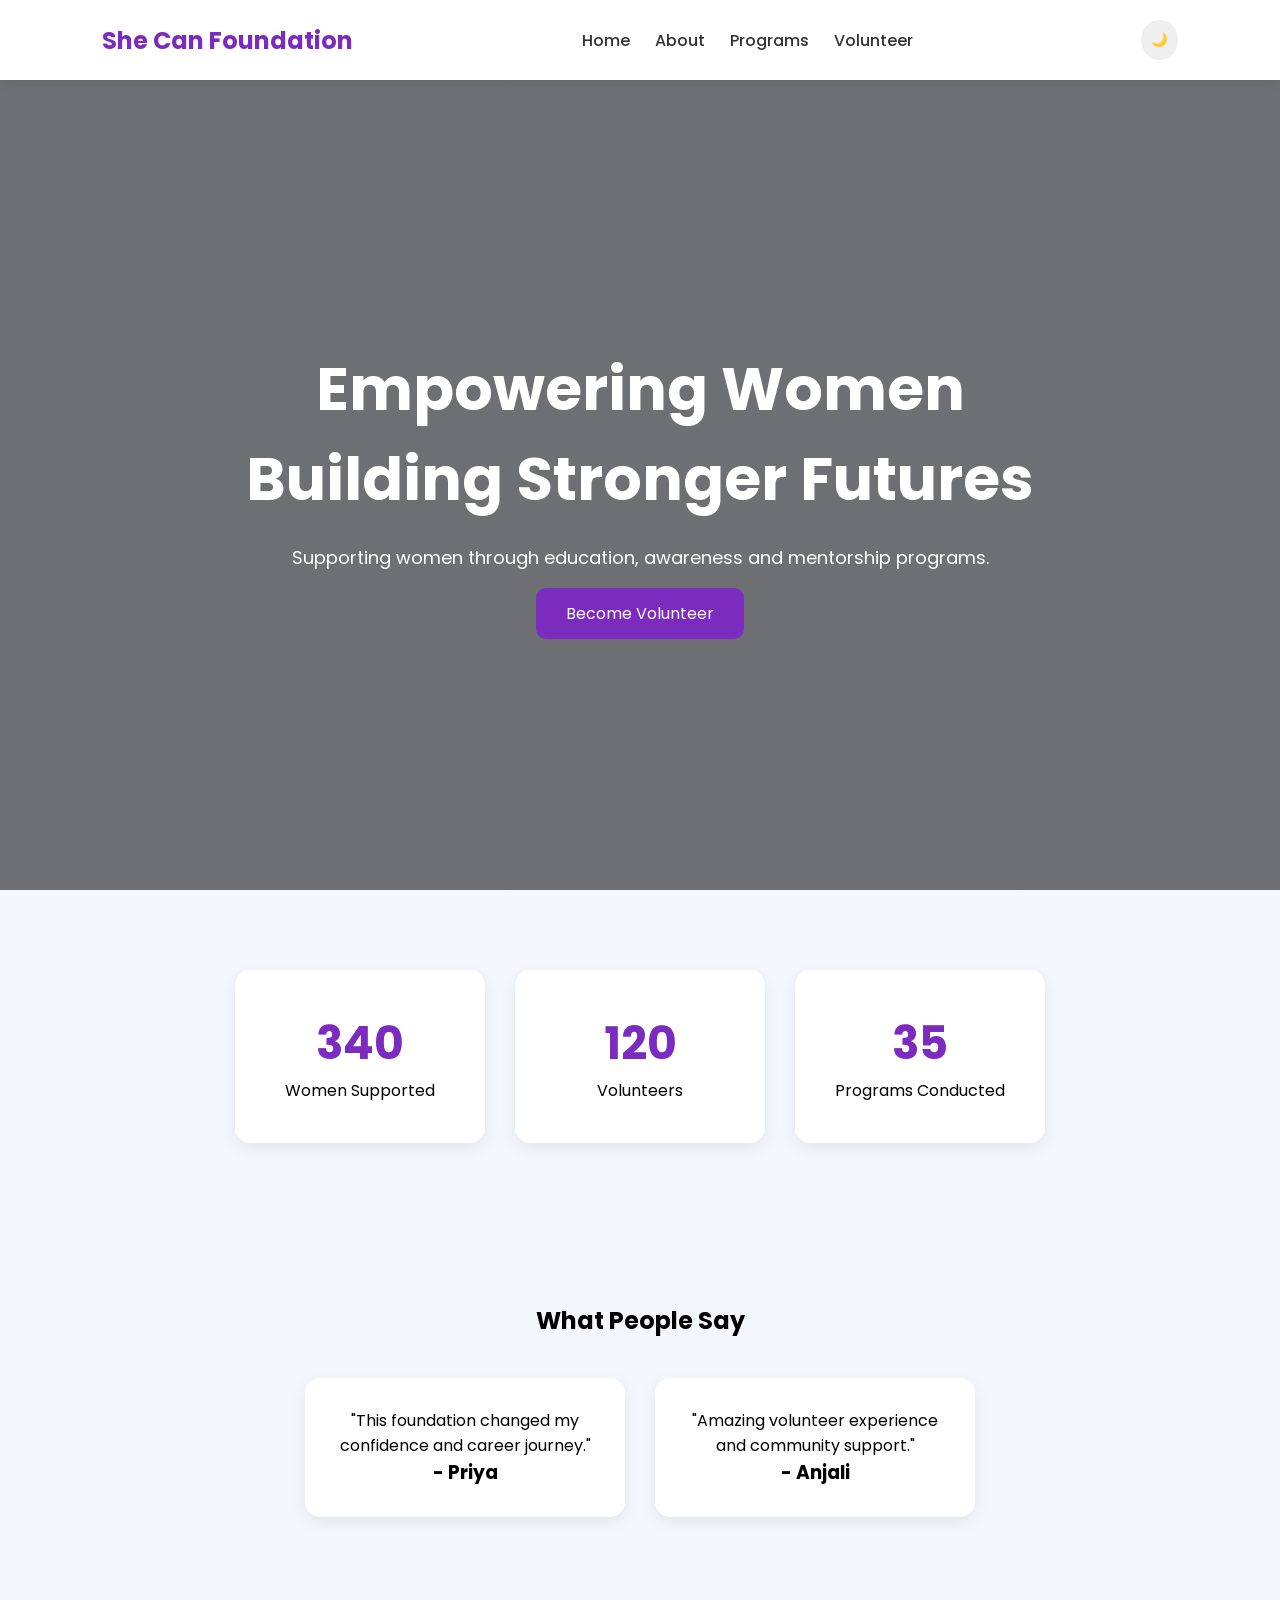
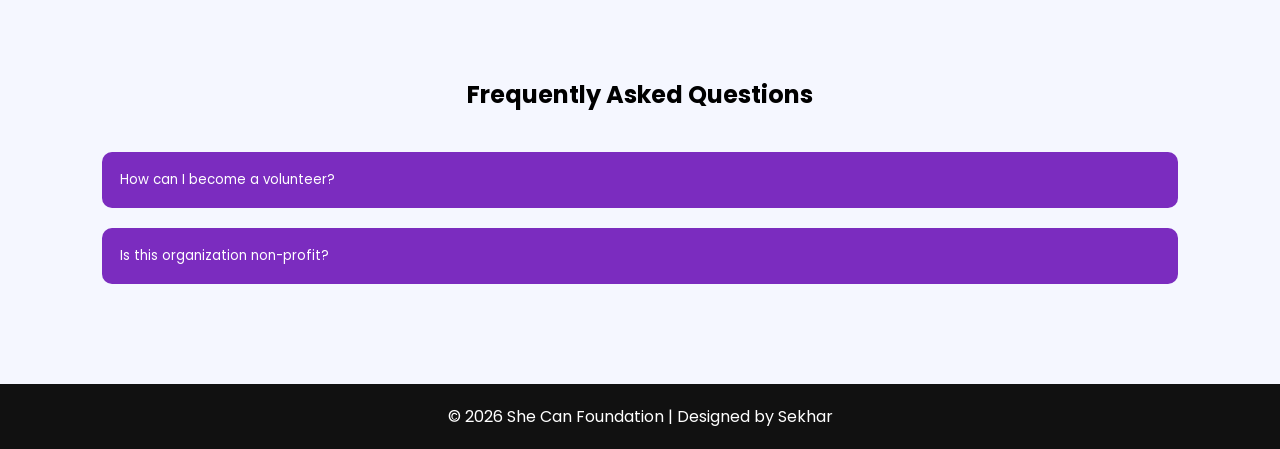
<file: index.html>
<!DOCTYPE html>
<html lang="en">

<head>

    <meta charset="UTF-8">

    <meta name="viewport" content="width=device-width, initial-scale=1.0">

    <title>She Can Foundation</title>

    <link rel="stylesheet" href="style.css">

    <link rel="preconnect" href="https://fonts.googleapis.com">

    <link rel="preconnect" href="https://fonts.gstatic.com" crossorigin>

    <link href="https://fonts.googleapis.com/css2?family=Poppins:wght@300;400;500;600;700&display=swap" rel="stylesheet">

</head>

<body>

    <!-- Navbar -->

    <nav class="navbar">

        <h2 class="logo">She Can Foundation</h2>

        <ul class="nav-links">

            <li><a href="index.html">Home</a></li>

            <li><a href="about.html">About</a></li>

            <li><a href="programs.html">Programs</a></li>

            <li><a href="volunteer.html">Volunteer</a></li>

        </ul>

        <div class="nav-buttons">

            <button id="darkModeBtn">🌙</button>

            <div class="menu-toggle" id="menuToggle">
                ☰
            </div>

        </div>

    </nav>

    <!-- Hero -->

    <section class="hero">

        <div class="hero-content">

            <h1>
                Empowering Women <br>
                Building Stronger Futures
            </h1>

            <p>
                Supporting women through education,
                awareness and mentorship programs.
            </p>

            <a href="volunteer.html" class="btn">
                Become Volunteer
            </a>

        </div>

    </section>

    <!-- Stats -->

    <section class="stats">

        <div class="stat-box">

            <h2 class="counter" data-target="500">0</h2>

            <p>Women Supported</p>

        </div>

        <div class="stat-box">

            <h2 class="counter" data-target="120">0</h2>

            <p>Volunteers</p>

        </div>

        <div class="stat-box">

            <h2 class="counter" data-target="35">0</h2>

            <p>Programs Conducted</p>

        </div>

    </section>

    <!-- Testimonials -->

    <section class="testimonials">

        <h1>What People Say</h1>

        <div class="testimonial-container">

            <div class="testimonial-card">

                <p>
                    "This foundation changed my confidence and career journey."
                </p>

                <h3>- Priya</h3>

            </div>

            <div class="testimonial-card">

                <p>
                    "Amazing volunteer experience and community support."
                </p>

                <h3>- Anjali</h3>

            </div>

        </div>

    </section>

    <!-- FAQ -->

    <section class="faq">

        <h1>Frequently Asked Questions</h1>

        <div class="faq-item">

            <button class="faq-question">
                How can I become a volunteer?
            </button>

            <div class="faq-answer">
                Fill out the volunteer form and our team will contact you.
            </div>

        </div>

        <div class="faq-item">

            <button class="faq-question">
                Is this organization non-profit?
            </button>

            <div class="faq-answer">
                Yes, She Can Foundation is a registered NGO.
            </div>

        </div>

    </section>

    <footer>

        <p>
            © 2026 She Can Foundation | Designed by Sekhar
        </p>

    </footer>

    <script src="script.js"></script>

</body>

</html>
</file>
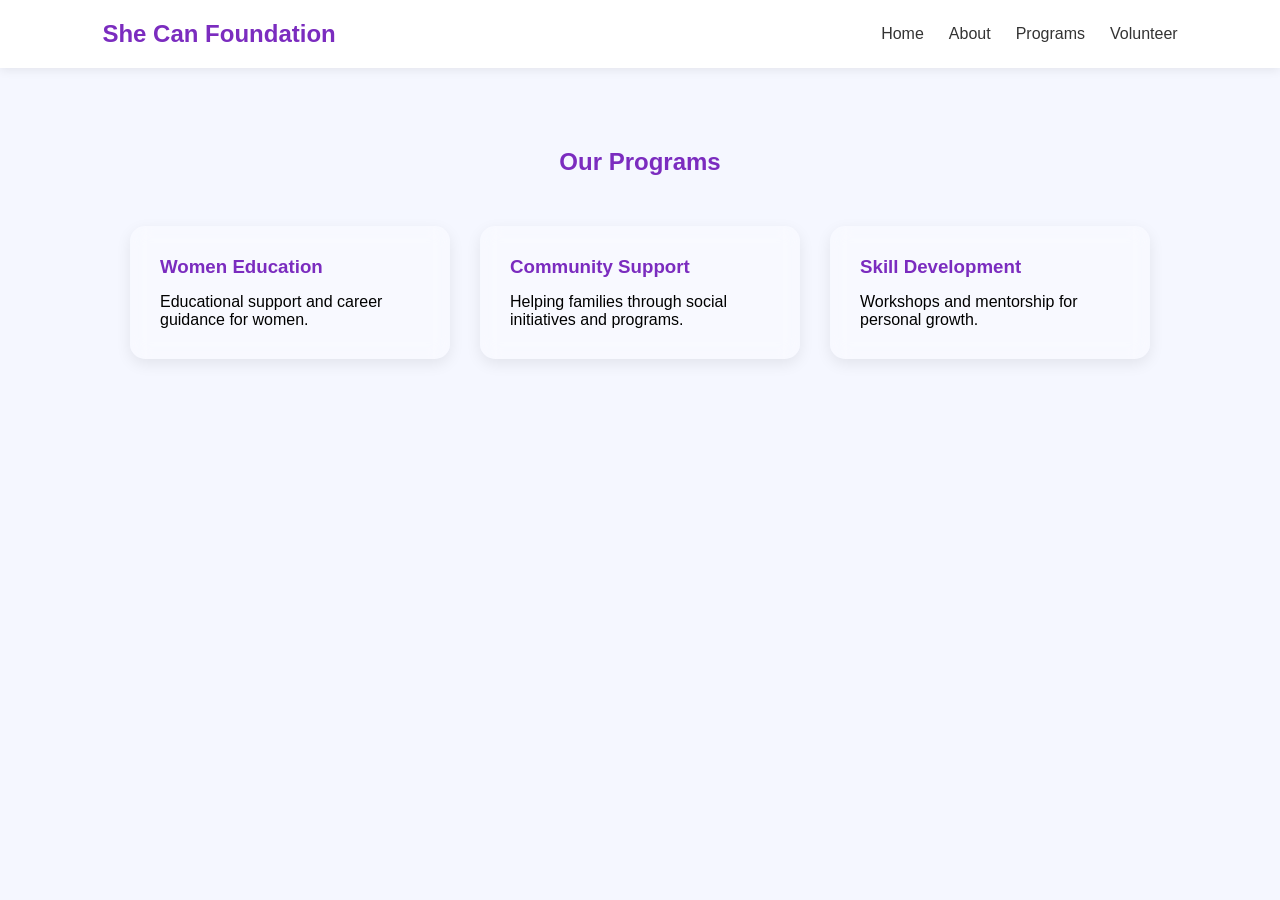
<file: programs.html>
<!DOCTYPE html>
<html lang="en">

<head>

    <meta charset="UTF-8">

    <meta name="viewport" content="width=device-width, initial-scale=1.0">

    <title>Programs | She Can Foundation</title>

    <link rel="stylesheet" href="style.css">

</head>

<body>

    <nav class="navbar">

        <h2 class="logo">She Can Foundation</h2>

        <ul class="nav-links">

            <li><a href="index.html">Home</a></li>

            <li><a href="about.html">About</a></li>

            <li><a href="programs.html">Programs</a></li>

            <li><a href="volunteer.html">Volunteer</a></li>

        </ul>

    </nav>

    <section class="page-section">

        <h1 class="title">Our Programs</h1>

        <div class="program-container">

            <div class="card">

                <h3>Women Education</h3>

                <p>
                    Educational support and career guidance for women.
                </p>

            </div>

            <div class="card">

                <h3>Community Support</h3>

                <p>
                    Helping families through social initiatives and programs.
                </p>

            </div>

            <div class="card">

                <h3>Skill Development</h3>

                <p>
                    Workshops and mentorship for personal growth.
                </p>

            </div>

        </div>

    </section>

</body>

</html>
</file>
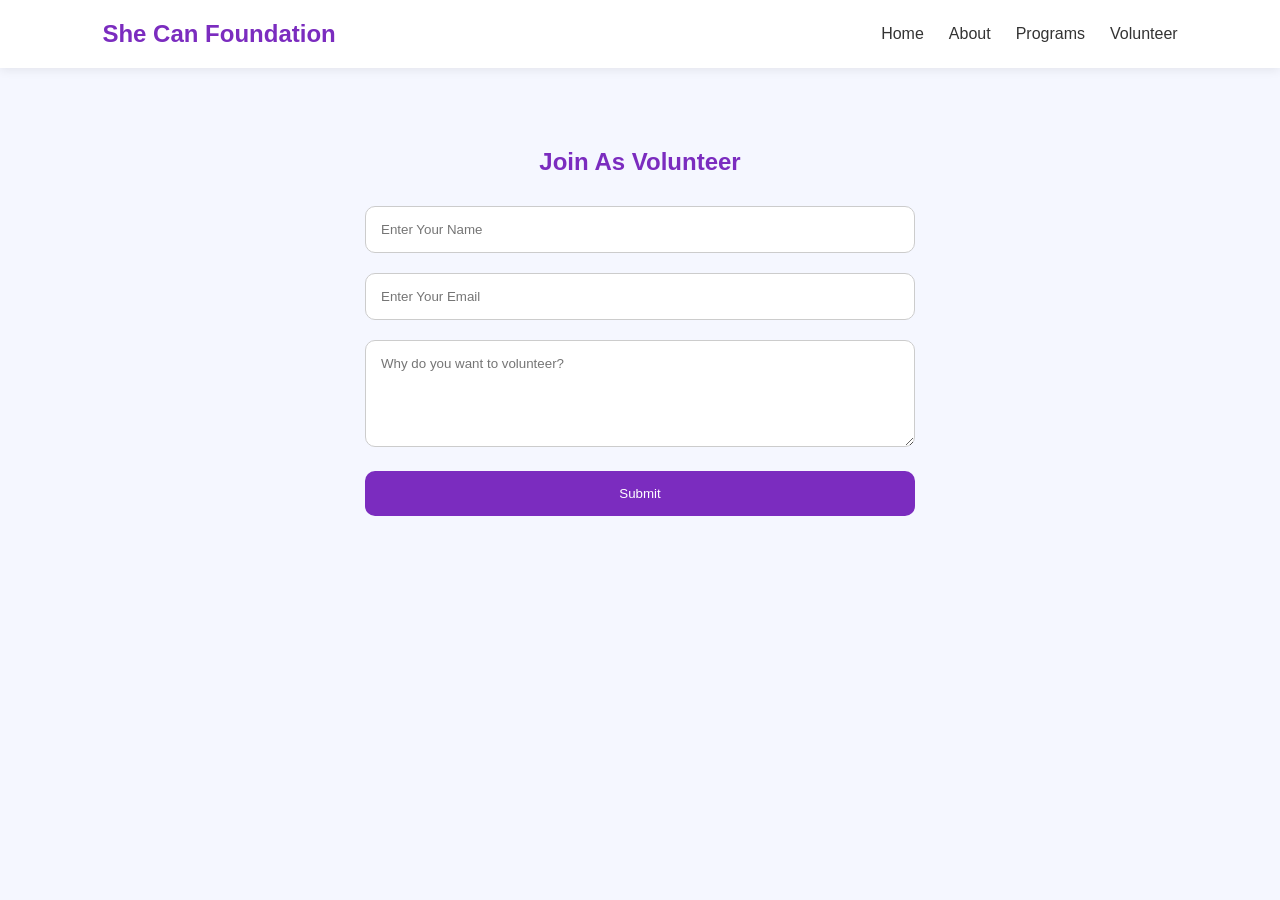
<file: volunteer.html>
<!DOCTYPE html>
<html lang="en">

<head>

    <meta charset="UTF-8">

    <meta name="viewport" content="width=device-width, initial-scale=1.0">

    <title>Volunteer | She Can Foundation</title>

    <link rel="stylesheet" href="style.css">

</head>

<body>

    <nav class="navbar">

        <h2 class="logo">She Can Foundation</h2>

        <ul class="nav-links">

            <li><a href="index.html">Home</a></li>

            <li><a href="about.html">About</a></li>

            <li><a href="programs.html">Programs</a></li>

            <li><a href="volunteer.html">Volunteer</a></li>

        </ul>

    </nav>

    <section class="page-section">

        <div class="form-container">

            <h1>Join As Volunteer</h1>

            <form id="volunteerForm">

                <input type="text"
                placeholder="Enter Your Name"
                required>

                <input type="email"
                placeholder="Enter Your Email"
                required>

                <textarea rows="5"
                placeholder="Why do you want to volunteer?"
                required></textarea>

                <button type="submit">
                    Submit
                </button>

            </form>

            <p id="message"></p>

        </div>

    </section>

    <script src="script.js"></script>

</body>

</html>
</file>
<file: style.css>
*{
    margin:0;
    padding:0;
    box-sizing:border-box;
    font-family:Poppins,sans-serif;
}

body{
    background:#f5f7ff;
    transition:0.4s;
}

/* Dark Mode */

.dark{
    background:#111;
    color:white;
}

.dark .navbar{
    background:#1b1b1b;
}

.dark .card,
.dark .testimonial-card{
    background:#222;
    color:white;
}

/* Navbar */

.navbar{
    display:flex;
    justify-content:space-between;
    align-items:center;
    padding:20px 8%;
    background:white;
    box-shadow:0 2px 10px rgba(0,0,0,0.08);
    position:sticky;
    top:0;
    z-index:1000;
}

.logo{
    color:#7b2cbf;
}

.nav-links{
    display:flex;
    gap:25px;
    list-style:none;
}

.nav-links a{
    text-decoration:none;
    color:#333;
    font-weight:500;
}

.nav-buttons{
    display:flex;
    align-items:center;
    gap:15px;
}

#darkModeBtn{
    border:none;
    padding:10px;
    border-radius:50%;
    cursor:pointer;
}

.menu-toggle{
    display:none;
    font-size:24px;
    cursor:pointer;
}

/* Hero */

.hero{
    height:90vh;

    display:flex;
    justify-content:center;
    align-items:center;
    text-align:center;

    background:
    linear-gradient(rgba(0,0,0,0.55),
    rgba(0,0,0,0.55)),

    url('https://images.unsplash.com/photo-1517048676732-d65bc937f952?q=80&w=1400&auto=format&fit=crop');

    background-size:cover;
    background-position:center;

    color:white;
}

.hero-content{
    animation:fadeIn 1.5s ease;
}

.hero-content h1{
    font-size:60px;
    margin-bottom:20px;
}

.hero-content p{
    margin-bottom:30px;
    font-size:18px;
}

.btn{
    text-decoration:none;
    background:#7b2cbf;
    color:white;
    padding:14px 30px;
    border-radius:10px;
    transition:0.4s;
}

.btn:hover{
    transform:translateY(-5px);
}

/* Stats */

.stats{
    display:flex;
    justify-content:center;
    gap:30px;
    padding:80px 8%;
    flex-wrap:wrap;
}

.stat-box{
    background:white;
    padding:40px;
    width:250px;
    text-align:center;
    border-radius:15px;
    box-shadow:0 5px 15px rgba(0,0,0,0.08);
}

.stat-box h2{
    color:#7b2cbf;
    font-size:45px;
}

/* Testimonials */

.testimonials{
    padding:80px 8%;
    text-align:center;
}

.testimonial-container{
    display:flex;
    justify-content:center;
    gap:30px;
    flex-wrap:wrap;
    margin-top:40px;
}

.testimonial-card{
    background:white;
    width:320px;
    padding:30px;
    border-radius:15px;
    box-shadow:0 5px 15px rgba(0,0,0,0.08);
}

/* FAQ */

.faq{
    padding:80px 8%;
}

.faq h1{
    text-align:center;
    margin-bottom:40px;
}

.faq-item{
    margin-bottom:20px;
}

.faq-question{
    width:100%;
    padding:18px;
    border:none;
    background:#7b2cbf;
    color:white;
    cursor:pointer;
    text-align:left;
    border-radius:10px;
}

.faq-answer{
    display:none;
    padding:15px;
    background:white;
}

.show{
    display:block;
}

/* Common */

.page-section{
    padding:80px 8%;
}

/* About */

.about-container{
    display:flex;
    justify-content:center;
    align-items:center;
    gap:50px;
    flex-wrap:wrap;
}

.about-container img{
    width:450px;
    border-radius:15px;
}

.about-container h1{
    color:#7b2cbf;
    margin-bottom:20px;
}

/* Programs */

.title{
    text-align:center;
    margin-bottom:50px;
    color:#7b2cbf;
}

.program-container{
    display:flex;
    justify-content:center;
    gap:30px;
    flex-wrap:wrap;
}

.card{
    background:rgba(255,255,255,0.3);
    backdrop-filter:blur(10px);
    width:320px;
    padding:30px;
    border-radius:15px;
    transition:0.4s;
    box-shadow:0 5px 15px rgba(0,0,0,0.08);
}

.card:hover{
    transform:translateY(-10px) scale(1.03);
}

.card h3{
    color:#7b2cbf;
    margin-bottom:15px;
}

/* Volunteer */

.form-container{
    max-width:550px;
    margin:auto;
    text-align:center;
}

.form-container h1{
    color:#7b2cbf;
    margin-bottom:30px;
}

form input,
form textarea{
    width:100%;
    padding:15px;
    margin-bottom:20px;
    border:1px solid #ccc;
    border-radius:10px;
}

form button{
    width:100%;
    padding:15px;
    background:#7b2cbf;
    color:white;
    border:none;
    border-radius:10px;
    cursor:pointer;
}

#message{
    margin-top:20px;
    color:green;
    font-weight:600;
}

/* Footer */

footer{
    background:#111;
    color:white;
    text-align:center;
    padding:20px;
}

/* Animation */

@keyframes fadeIn{

    from{
        opacity:0;
        transform:translateY(40px);
    }

    to{
        opacity:1;
        transform:translateY(0);
    }
}

/* Responsive */

@media(max-width:768px){

    .menu-toggle{
        display:block;
    }

    .nav-links{
        display:none;
        flex-direction:column;
        position:absolute;
        top:80px;
        right:20px;
        background:white;
        padding:20px;
        border-radius:10px;
    }

    .nav-links.active{
        display:flex;
    }

    .hero-content h1{
        font-size:38px;
    }

    .about-container img{
        width:100%;
    }

    .card,
    .testimonial-card,
    .stat-box{
        width:100%;
    }
}
</file>
